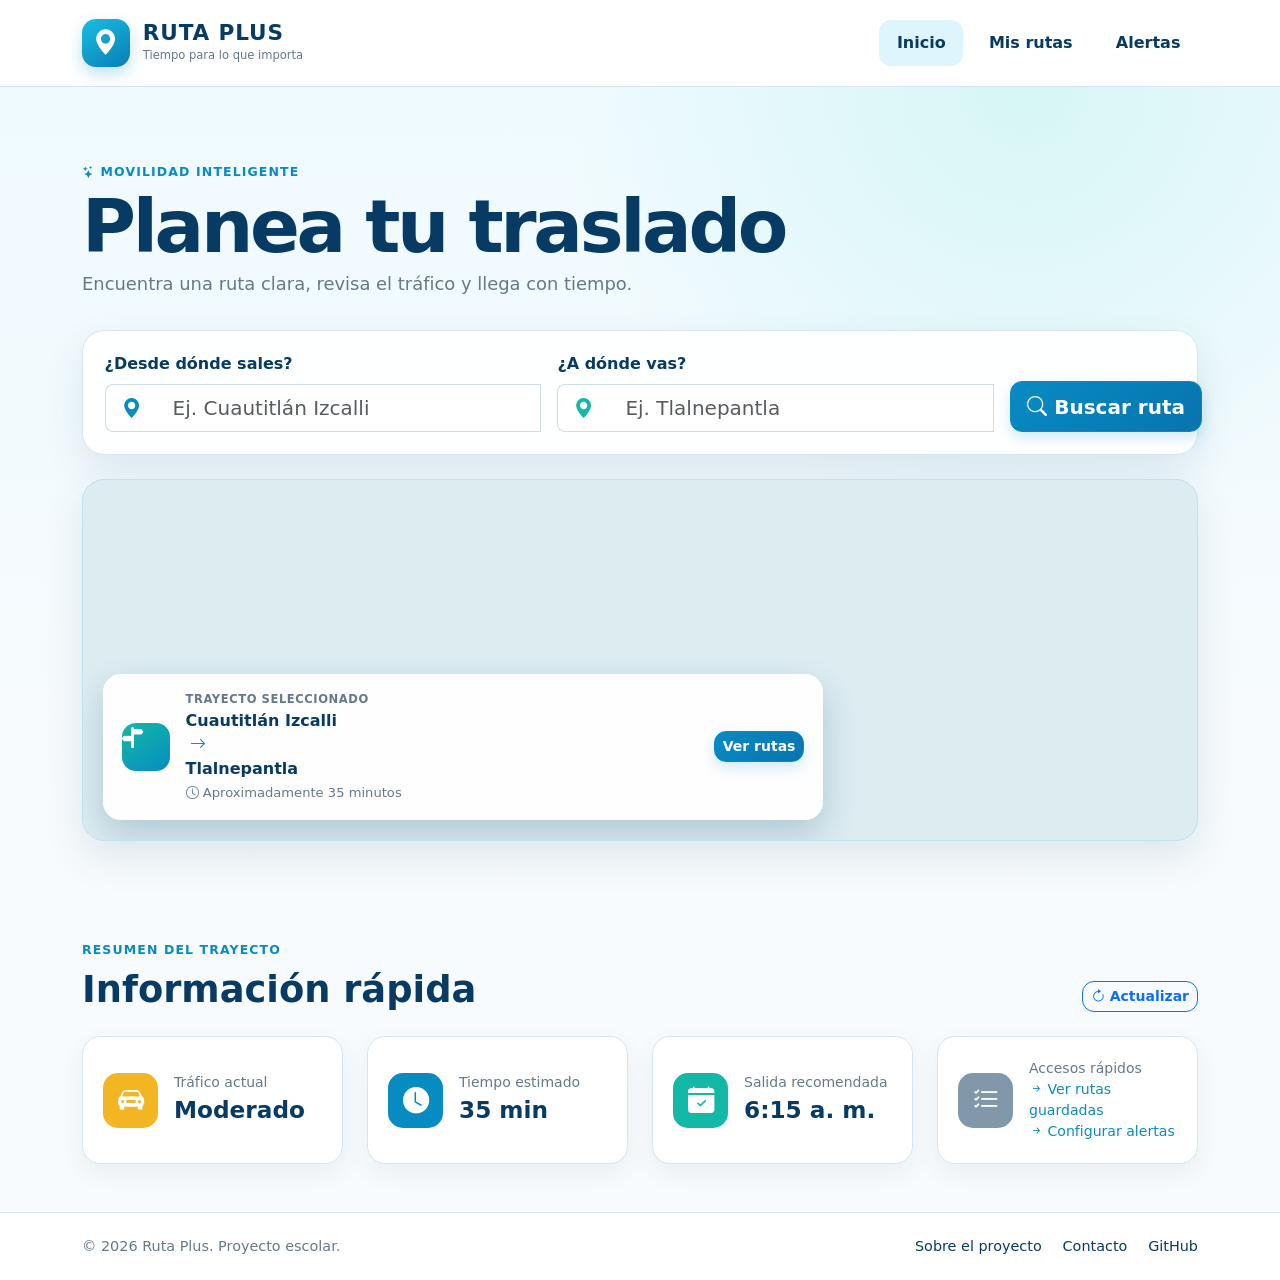
<file: index.html>
<!doctype html>
<html lang="es">
<head>
  <meta charset="utf-8">
  <meta name="viewport" content="width=device-width, initial-scale=1">
  <meta name="description" content="Ruta Plus te ayuda a planear traslados y consultar alertas viales.">
  <title>Inicio | Ruta Plus</title>
  <link href="https://cdn.jsdelivr.net/npm/bootstrap@5.3.3/dist/css/bootstrap.min.css" rel="stylesheet">
  <link href="https://cdn.jsdelivr.net/npm/bootstrap-icons@1.11.3/font/bootstrap-icons.min.css" rel="stylesheet">
  <link href="styles.css" rel="stylesheet">
</head>
<body>
  <header class="site-header sticky-top">
    <nav class="navbar navbar-expand-lg" aria-label="Navegación principal">
      <div class="container">
        <a class="navbar-brand brand" href="index.html">
          <span class="brand-icon"><i class="bi bi-geo-alt-fill"></i></span>
          <span><strong>RUTA PLUS</strong><small>Tiempo para lo que importa</small></span>
        </a>
        <button class="navbar-toggler" type="button" data-bs-toggle="collapse" data-bs-target="#mainNav" aria-controls="mainNav" aria-expanded="false" aria-label="Abrir menú">
          <span class="navbar-toggler-icon"></span>
        </button>
        <div class="collapse navbar-collapse" id="mainNav">
          <div class="navbar-nav ms-auto gap-lg-2">
            <a class="nav-link active" aria-current="page" href="index.html">Inicio</a>
            <a class="nav-link" href="rutas.html">Mis rutas</a>
            <a class="nav-link" href="alertas.html">Alertas <span id="alertBadge" class="badge rounded-pill text-bg-danger d-none">0</span></a>
          </div>
        </div>
      </div>
    </nav>
  </header>

  <main>
    <section class="hero-section">
      <div class="container">
        <div class="hero-copy">
          <span class="eyebrow"><i class="bi bi-stars"></i> Movilidad inteligente</span>
          <h1>Planea tu traslado</h1>
          <p>Encuentra una ruta clara, revisa el tráfico y llega con tiempo.</p>
        </div>

        <form id="routeForm" class="route-search-card" novalidate>
          <div class="row g-3 align-items-end">
            <div class="col-lg-5">
              <label for="origin" class="form-label">¿Desde dónde sales?</label>
              <div class="input-group input-group-lg">
                <span class="input-group-text"><i class="bi bi-geo-alt-fill"></i></span>
                <input id="origin" class="form-control" type="text" placeholder="Ej. Cuautitlán Izcalli" required>
                <div class="invalid-feedback">Escribe tu punto de salida.</div>
              </div>
            </div>
            <div class="col-lg-5">
              <label for="destination" class="form-label">¿A dónde vas?</label>
              <div class="input-group input-group-lg">
                <span class="input-group-text marker-destination"><i class="bi bi-geo-alt-fill"></i></span>
                <input id="destination" class="form-control" type="text" placeholder="Ej. Tlalnepantla" required>
                <div class="invalid-feedback">Escribe tu destino.</div>
              </div>
            </div>
            <div class="col-lg-2 d-grid">
              <button class="btn btn-primary btn-lg search-button" type="submit">
                <i class="bi bi-search"></i> Buscar ruta
              </button>
            </div>
          </div>
        </form>

        <div class="map-card mt-4">
          <iframe
            class="map-frame"
            title="Mapa de la zona entre Cuautitlán Izcalli y Tlalnepantla"
            src="https://www.openstreetmap.org/export/embed.html?bbox=-99.285%2C19.500%2C-99.080%2C19.700&amp;layer=mapnik"
            loading="lazy">
          </iframe>
          <div class="map-route-info">
            <span class="map-route-icon"><i class="bi bi-signpost-split-fill"></i></span>
            <div class="flex-grow-1">
              <small>Trayecto seleccionado</small>
              <strong><span id="mapOrigin">Cuautitlán Izcalli</span> <i class="bi bi-arrow-right"></i> <span id="mapDestination">Tlalnepantla</span></strong>
              <span><i class="bi bi-clock"></i> Aproximadamente 35 minutos</span>
            </div>
            <a class="btn btn-sm btn-primary" href="rutas.html">Ver rutas</a>
          </div>
        </div>
      </div>
    </section>

    <section class="quick-section py-5">
      <div class="container">
        <div class="d-flex justify-content-between align-items-end mb-4">
          <div>
            <span class="eyebrow">Resumen del trayecto</span>
            <h2 class="section-title mb-0">Información rápida</h2>
          </div>
          <button id="refreshInfo" class="btn btn-outline-primary btn-sm" type="button"><i class="bi bi-arrow-clockwise"></i> Actualizar</button>
        </div>
        <div class="row g-4">
          <div class="col-md-6 col-xl-3">
            <article class="info-card traffic-card h-100">
              <span class="info-icon"><i class="bi bi-car-front-fill"></i></span>
              <div><small>Tráfico actual</small><strong id="trafficValue">Moderado</strong></div>
            </article>
          </div>
          <div class="col-md-6 col-xl-3">
            <article class="info-card time-card h-100">
              <span class="info-icon"><i class="bi bi-clock-fill"></i></span>
              <div><small>Tiempo estimado</small><strong id="timeValue">35 min</strong></div>
            </article>
          </div>
          <div class="col-md-6 col-xl-3">
            <article class="info-card departure-card h-100">
              <span class="info-icon"><i class="bi bi-calendar-check-fill"></i></span>
              <div><small>Salida recomendada</small><strong id="departureValue">6:15 a. m.</strong></div>
            </article>
          </div>
          <div class="col-md-6 col-xl-3">
            <article class="info-card access-card h-100">
              <span class="info-icon"><i class="bi bi-list-check"></i></span>
              <div>
                <small>Accesos rápidos</small>
                <a href="rutas.html"><i class="bi bi-arrow-right-short"></i> Ver rutas guardadas</a>
                <a href="alertas.html"><i class="bi bi-arrow-right-short"></i> Configurar alertas</a>
              </div>
            </article>
          </div>
        </div>
      </div>
    </section>
  </main>

  <footer class="site-footer">
    <div class="container d-flex flex-column flex-md-row justify-content-between gap-3">
      <span>© 2026 Ruta Plus. Proyecto escolar.</span>
      <div class="footer-links"><a href="#">Sobre el proyecto</a><a href="#">Contacto</a><a href="#">GitHub</a></div>
    </div>
  </footer>

  <div class="toast-container position-fixed bottom-0 end-0 p-3">
    <div id="appToast" class="toast" role="status" aria-live="polite" aria-atomic="true">
      <div class="toast-header"><i class="bi bi-geo-alt-fill text-primary me-2"></i><strong class="me-auto">Ruta Plus</strong><button type="button" class="btn-close" data-bs-dismiss="toast" aria-label="Cerrar"></button></div>
      <div id="toastMessage" class="toast-body"></div>
    </div>
  </div>

  <script src="https://cdn.jsdelivr.net/npm/bootstrap@5.3.3/dist/js/bootstrap.bundle.min.js"></script>
  <script src="index.js"></script>
</body>
</html>
</file>
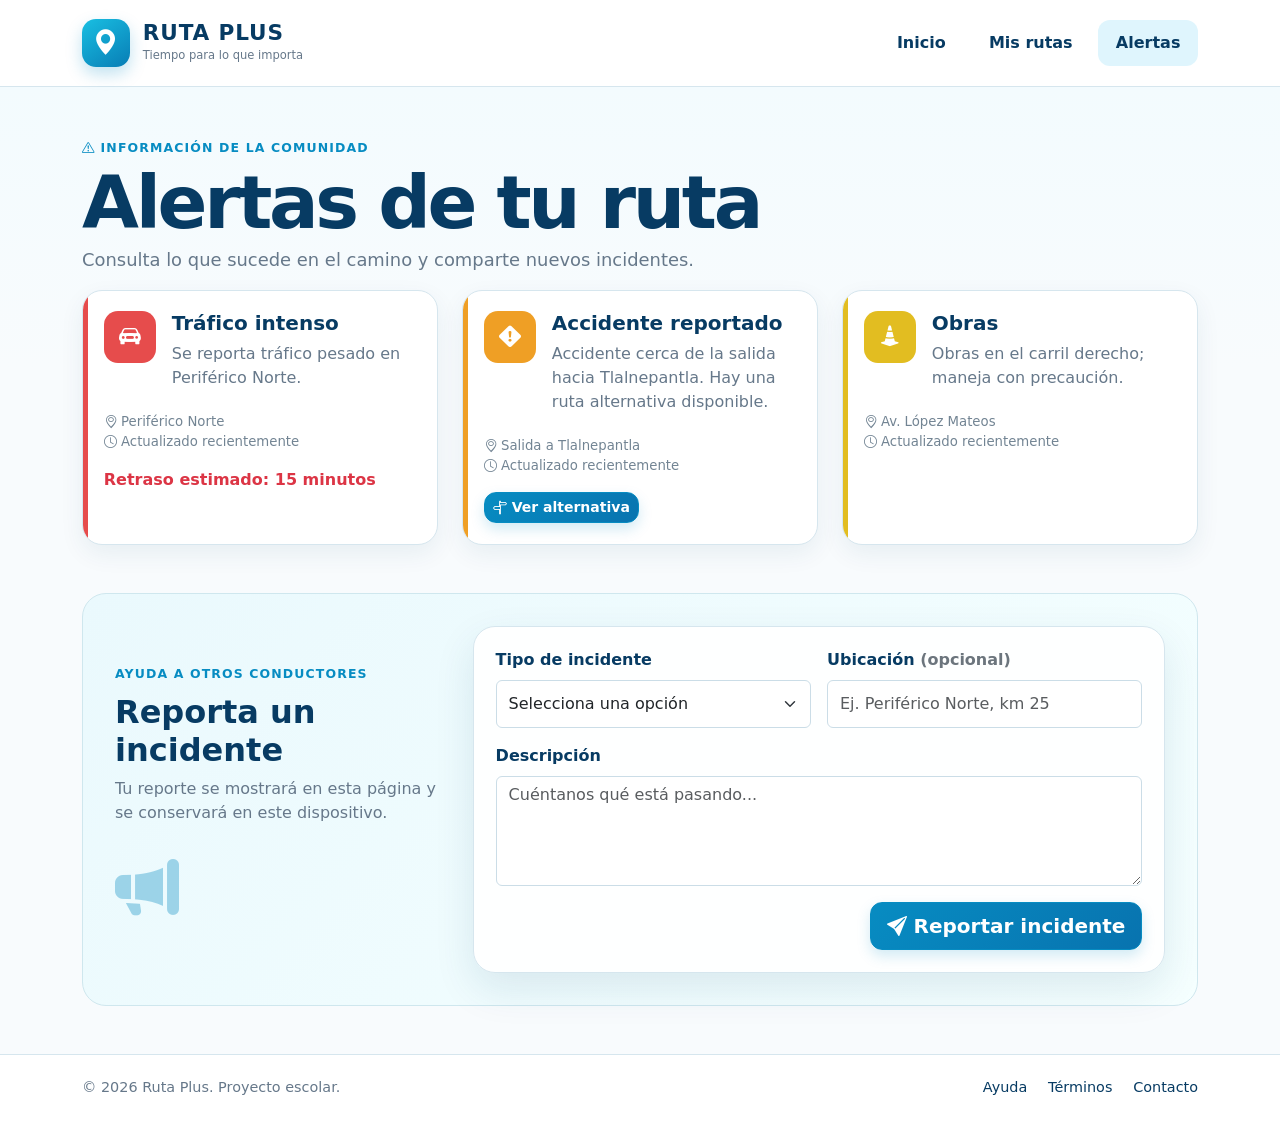
<file: alertas.html>
<!doctype html>
<html lang="es">
<head>
  <meta charset="utf-8">
  <meta name="viewport" content="width=device-width, initial-scale=1">
  <meta name="description" content="Consulta y reporta incidentes viales en Ruta Plus.">
  <title>Alertas | Ruta Plus</title>
  <link href="https://cdn.jsdelivr.net/npm/bootstrap@5.3.3/dist/css/bootstrap.min.css" rel="stylesheet">
  <link href="https://cdn.jsdelivr.net/npm/bootstrap-icons@1.11.3/font/bootstrap-icons.min.css" rel="stylesheet">
  <link href="styles.css" rel="stylesheet">
</head>
<body>
  <header class="site-header sticky-top">
    <nav class="navbar navbar-expand-lg" aria-label="Navegación principal"><div class="container"><a class="navbar-brand brand" href="index.html"><span class="brand-icon"><i class="bi bi-geo-alt-fill"></i></span><span><strong>RUTA PLUS</strong><small>Tiempo para lo que importa</small></span></a><button class="navbar-toggler" type="button" data-bs-toggle="collapse" data-bs-target="#mainNav" aria-controls="mainNav" aria-expanded="false" aria-label="Abrir menú"><span class="navbar-toggler-icon"></span></button><div class="collapse navbar-collapse" id="mainNav"><div class="navbar-nav ms-auto gap-lg-2"><a class="nav-link" href="index.html">Inicio</a><a class="nav-link" href="rutas.html">Mis rutas</a><a class="nav-link active" aria-current="page" href="alertas.html">Alertas</a></div></div></div></nav>
  </header>

  <main class="alerts-page py-5">
    <div class="container">
      <span class="eyebrow"><i class="bi bi-exclamation-triangle"></i> Información de la comunidad</span>
      <h1>Alertas de tu ruta</h1>
      <p class="page-intro">Consulta lo que sucede en el camino y comparte nuevos incidentes.</p>
      <div id="alertsList" class="row g-4 mb-5" aria-live="polite"></div>

      <section class="report-section">
        <div class="row g-4 align-items-center">
          <div class="col-lg-4"><span class="eyebrow">Ayuda a otros conductores</span><h2>Reporta un incidente</h2><p>Tu reporte se mostrará en esta página y se conservará en este dispositivo.</p><div class="report-illustration"><i class="bi bi-megaphone-fill"></i></div></div>
          <div class="col-lg-8">
            <form id="incidentForm" class="report-form" novalidate>
              <div class="row g-3">
                <div class="col-md-6"><label for="incidentType" class="form-label">Tipo de incidente</label><select id="incidentType" class="form-select" required><option value="" selected disabled>Selecciona una opción</option><option value="Tráfico intenso">Tráfico intenso</option><option value="Accidente reportado">Accidente</option><option value="Obras">Obras</option><option value="Cierre vial">Cierre vial</option><option value="Otro incidente">Otro</option></select><div class="invalid-feedback">Selecciona un tipo de incidente.</div></div>
                <div class="col-md-6"><label for="incidentLocation" class="form-label">Ubicación <span class="text-secondary">(opcional)</span></label><input id="incidentLocation" class="form-control" type="text" placeholder="Ej. Periférico Norte, km 25"></div>
                <div class="col-12"><label for="incidentDescription" class="form-label">Descripción</label><textarea id="incidentDescription" class="form-control" rows="4" placeholder="Cuéntanos qué está pasando..." required minlength="8"></textarea><div class="invalid-feedback">Escribe una descripción de al menos 8 caracteres.</div></div>
                <div class="col-12 d-grid d-sm-flex justify-content-sm-end"><button class="btn btn-primary btn-lg" type="submit"><i class="bi bi-send-fill"></i> Reportar incidente</button></div>
              </div>
            </form>
          </div>
        </div>
      </section>
    </div>
  </main>

  <footer class="site-footer"><div class="container d-flex flex-column flex-md-row justify-content-between gap-3"><span>© 2026 Ruta Plus. Proyecto escolar.</span><div class="footer-links"><a href="#">Ayuda</a><a href="#">Términos</a><a href="#">Contacto</a></div></div></footer>
  <div class="toast-container position-fixed bottom-0 end-0 p-3"><div id="appToast" class="toast" role="status" aria-live="polite"><div class="toast-header"><i class="bi bi-megaphone-fill text-primary me-2"></i><strong class="me-auto">Ruta Plus</strong><button type="button" class="btn-close" data-bs-dismiss="toast" aria-label="Cerrar"></button></div><div id="toastMessage" class="toast-body"></div></div></div>
  <script src="https://cdn.jsdelivr.net/npm/bootstrap@5.3.3/dist/js/bootstrap.bundle.min.js"></script>
  <script src="alertas.js"></script>
</body>
</html>
</file>
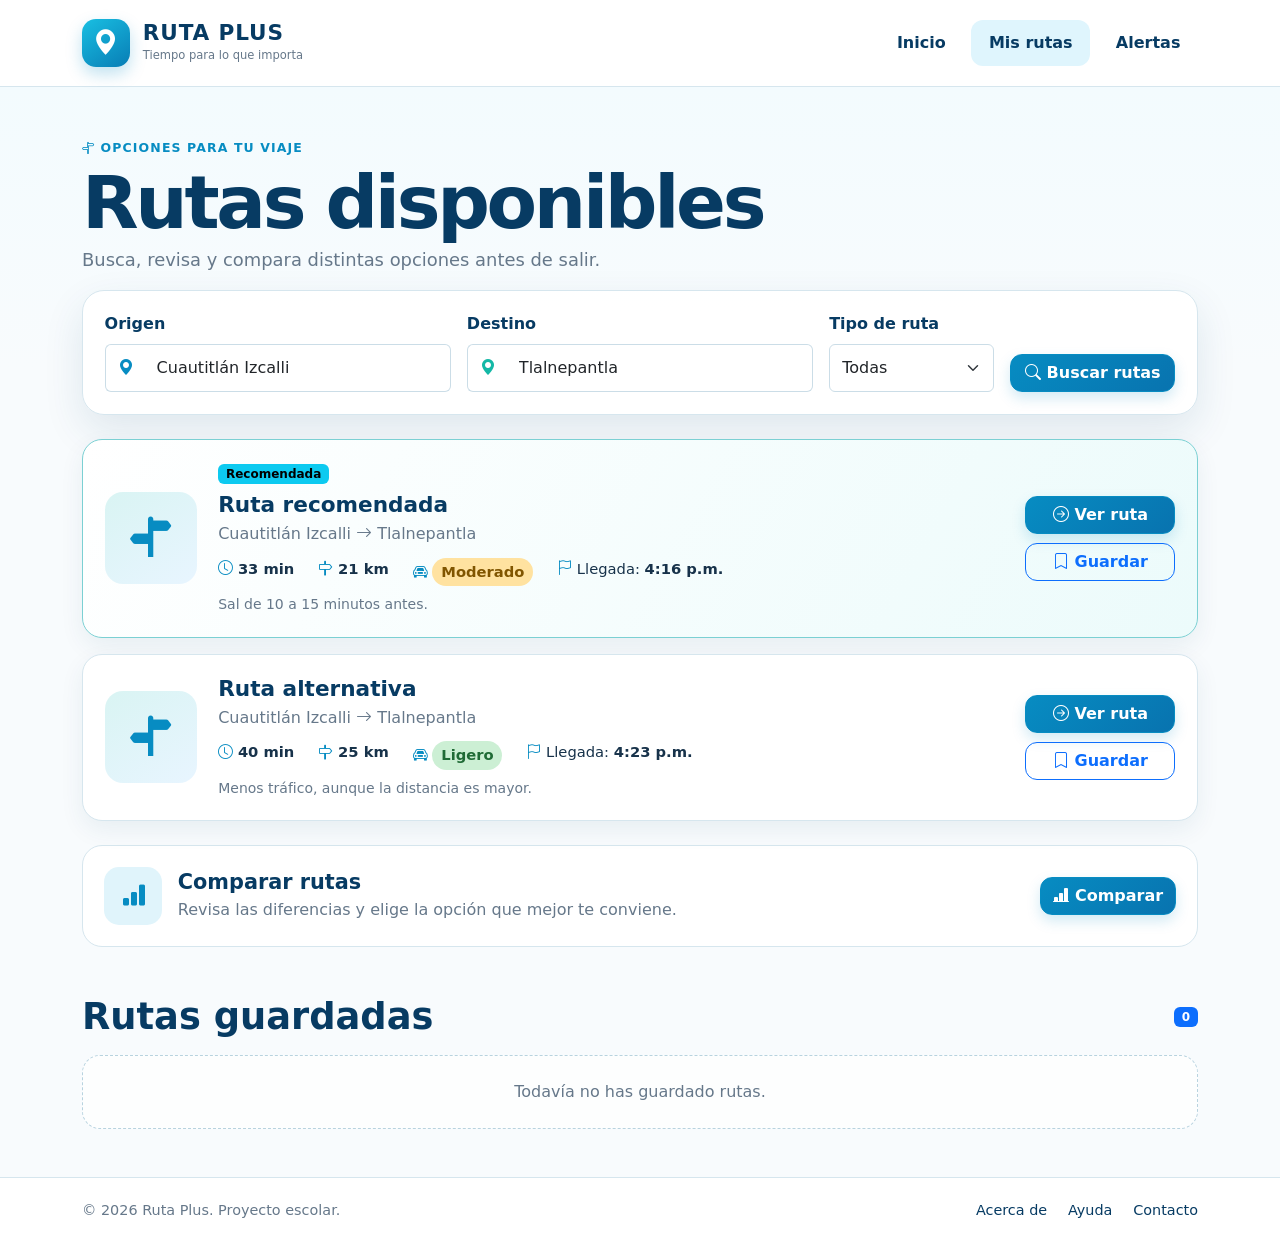
<file: rutas.html>
<!doctype html>
<html lang="es">
<head>
  <meta charset="utf-8">
  <meta name="viewport" content="width=device-width, initial-scale=1">
  <meta name="description" content="Consulta y compara rutas en Ruta Plus.">
  <title>Mis rutas | Ruta Plus</title>
  <link href="https://cdn.jsdelivr.net/npm/bootstrap@5.3.3/dist/css/bootstrap.min.css" rel="stylesheet">
  <link href="https://cdn.jsdelivr.net/npm/bootstrap-icons@1.11.3/font/bootstrap-icons.min.css" rel="stylesheet">
  <link href="styles.css" rel="stylesheet">
</head>
<body>
  <header class="site-header sticky-top">
    <nav class="navbar navbar-expand-lg" aria-label="Navegación principal">
      <div class="container">
        <a class="navbar-brand brand" href="index.html"><span class="brand-icon"><i class="bi bi-geo-alt-fill"></i></span><span><strong>RUTA PLUS</strong><small>Tiempo para lo que importa</small></span></a>
        <button class="navbar-toggler" type="button" data-bs-toggle="collapse" data-bs-target="#mainNav" aria-controls="mainNav" aria-expanded="false" aria-label="Abrir menú"><span class="navbar-toggler-icon"></span></button>
        <div class="collapse navbar-collapse" id="mainNav"><div class="navbar-nav ms-auto gap-lg-2"><a class="nav-link" href="index.html">Inicio</a><a class="nav-link active" aria-current="page" href="rutas.html">Mis rutas</a><a class="nav-link" href="alertas.html">Alertas</a></div></div>
      </div>
    </nav>
  </header>

  <main class="routes-page py-5">
    <div class="container">
      <span class="eyebrow"><i class="bi bi-signpost-split"></i> Opciones para tu viaje</span>
      <h1>Rutas disponibles</h1>
      <p class="page-intro">Busca, revisa y compara distintas opciones antes de salir.</p>

      <form id="routesSearchForm" class="filter-card mb-4" novalidate>
        <div class="row g-3 align-items-end">
          <div class="col-lg-4"><label for="routeOrigin" class="form-label">Origen</label><div class="input-group"><span class="input-group-text"><i class="bi bi-geo-alt-fill"></i></span><input id="routeOrigin" class="form-control" type="text" value="Cuautitlán Izcalli" required></div></div>
          <div class="col-lg-4"><label for="routeDestination" class="form-label">Destino</label><div class="input-group"><span class="input-group-text marker-destination"><i class="bi bi-geo-alt-fill"></i></span><input id="routeDestination" class="form-control" type="text" value="Tlalnepantla" required></div></div>
          <div class="col-md-6 col-lg-2"><label for="routeType" class="form-label">Tipo de ruta</label><select id="routeType" class="form-select"><option value="all">Todas</option><option value="fast">Más rápida</option><option value="light">Menos tráfico</option></select></div>
          <div class="col-md-6 col-lg-2 d-grid"><button class="btn btn-primary" type="submit"><i class="bi bi-search"></i> Buscar rutas</button></div>
        </div>
      </form>

      <div id="routeResults" class="d-grid gap-3" aria-live="polite"></div>

      <article class="compare-card mt-4">
        <div class="d-flex align-items-center gap-3"><span class="compare-icon"><i class="bi bi-bar-chart-fill"></i></span><div><h2>Comparar rutas</h2><p>Revisa las diferencias y elige la opción que mejor te conviene.</p></div></div>
        <button id="compareButton" class="btn btn-primary" type="button" data-bs-toggle="modal" data-bs-target="#compareModal"><i class="bi bi-bar-chart-line-fill"></i> Comparar</button>
      </article>

      <section class="saved-section mt-5">
        <div class="d-flex justify-content-between align-items-center mb-3"><h2 class="section-title mb-0">Rutas guardadas</h2><span id="savedCount" class="badge text-bg-primary">0</span></div>
        <div id="savedRoutes" class="row g-3"></div>
      </section>
    </div>
  </main>

  <div class="modal fade" id="compareModal" tabindex="-1" aria-labelledby="compareTitle" aria-hidden="true">
    <div class="modal-dialog modal-lg modal-dialog-centered"><div class="modal-content"><div class="modal-header"><h2 class="modal-title fs-4" id="compareTitle">Comparación de rutas</h2><button type="button" class="btn-close" data-bs-dismiss="modal" aria-label="Cerrar"></button></div><div id="comparisonContent" class="modal-body"></div><div class="modal-footer"><button type="button" class="btn btn-outline-secondary" data-bs-dismiss="modal">Cerrar</button></div></div></div>
  </div>

  <footer class="site-footer"><div class="container d-flex flex-column flex-md-row justify-content-between gap-3"><span>© 2026 Ruta Plus. Proyecto escolar.</span><div class="footer-links"><a href="#">Acerca de</a><a href="#">Ayuda</a><a href="#">Contacto</a></div></div></footer>
  <div class="toast-container position-fixed bottom-0 end-0 p-3"><div id="appToast" class="toast" role="status" aria-live="polite"><div class="toast-header"><i class="bi bi-check-circle-fill text-success me-2"></i><strong class="me-auto">Ruta Plus</strong><button type="button" class="btn-close" data-bs-dismiss="toast" aria-label="Cerrar"></button></div><div id="toastMessage" class="toast-body"></div></div></div>
  <script src="https://cdn.jsdelivr.net/npm/bootstrap@5.3.3/dist/js/bootstrap.bundle.min.js"></script>
  <script src="rutas.js"></script>
</body>
</html>
</file>
<file: styles.css>
:root {
  --navy: #073b63;
  --blue: #078cc2;
  --cyan: #14b8a6;
  --pale: #eef9fd;
  --ink: #17324a;
  --muted: #66788a;
  --border: #d6e6ee;
  --shadow: 0 16px 40px rgba(20, 74, 105, .11);
}

* { box-sizing: border-box; }
body { min-height: 100vh; display: flex; flex-direction: column; color: var(--ink); background: #f8fbfd; font-family: Inter, system-ui, -apple-system, "Segoe UI", sans-serif; }
main { flex: 1; }
a { color: inherit; }
.site-header { background: rgba(255,255,255,.96); border-bottom: 1px solid var(--border); backdrop-filter: blur(10px); }
.navbar { min-height: 86px; }
.brand { display: flex; align-items: center; gap: .8rem; color: var(--navy); }
.brand:hover { color: var(--navy); }
.brand-icon { display: grid; place-items: center; width: 48px; height: 48px; border-radius: 14px; color: white; font-size: 1.6rem; background: linear-gradient(145deg, #19bfe2, #087db5); box-shadow: 0 7px 16px rgba(7,140,194,.25); }
.brand strong { display: block; font-size: 1.35rem; letter-spacing: .04em; line-height: 1; }
.brand small { display: block; margin-top: .22rem; color: var(--muted); font-size: .72rem; }
.nav-link { padding: .7rem 1.1rem !important; border-radius: 12px; color: var(--navy); font-weight: 700; }
.nav-link:hover, .nav-link.active { color: var(--navy) !important; background: #dff5fd; }
.navbar-toggler { border: 0; box-shadow: none !important; }

.hero-section { padding: 4.5rem 0 3rem; background: radial-gradient(circle at 80% 0%, #d7f6f6 0, transparent 35%), linear-gradient(180deg, #effaff, #f8fbfd); }
.hero-copy { max-width: 720px; margin-bottom: 2rem; }
.eyebrow { display: inline-block; margin-bottom: .55rem; color: var(--blue); font-size: .78rem; font-weight: 800; letter-spacing: .09em; text-transform: uppercase; }
h1 { color: var(--navy); font-size: clamp(2.4rem, 6vw, 4.6rem); font-weight: 800; letter-spacing: -.045em; line-height: .98; }
.hero-copy p, .page-intro { color: var(--muted); font-size: 1.12rem; }
.route-search-card, .filter-card, .report-form { padding: 1.35rem; border: 1px solid var(--border); border-radius: 22px; background: rgba(255,255,255,.95); box-shadow: var(--shadow); }
.form-label { color: var(--navy); font-weight: 700; }
.form-control, .form-select, .input-group-text { min-height: 48px; border-color: #cbdde7; }
.form-control:focus, .form-select:focus { border-color: var(--blue); box-shadow: 0 0 0 .22rem rgba(7,140,194,.12); }
.input-group-text { color: var(--blue); background: white; border-right: 0; }
.input-group .form-control { border-left: 0; }
.marker-destination { color: var(--cyan); }
.btn { border-radius: 12px; font-weight: 700; }
.btn-primary { border-color: var(--blue); background: linear-gradient(135deg, var(--blue), #0873af); box-shadow: 0 6px 14px rgba(7,140,194,.18); }
.btn-primary:hover { border-color: #0675a2; background: #0675a2; transform: translateY(-1px); }
.search-button { min-height: 51px; white-space: nowrap; }

.map-card { position: relative; min-height: 360px; overflow: hidden; border: 1px solid #bee2ee; border-radius: 22px; background: #dcecf1; box-shadow: var(--shadow); }
.map-frame { display: block; width: 100%; height: 360px; border: 0; filter: saturate(.82) contrast(.95); }
.map-route-info { position: absolute; z-index: 2; left: 1.25rem; right: 1.25rem; bottom: 1.25rem; display: flex; align-items: center; gap: 1rem; max-width: 720px; padding: 1rem 1.1rem; border: 1px solid rgba(255,255,255,.9); border-radius: 18px; background: rgba(255,255,255,.95); box-shadow: 0 14px 35px rgba(7,59,99,.2); backdrop-filter: blur(10px); }
.map-route-icon { flex: 0 0 auto; display: grid; place-items: center; width: 48px; height: 48px; border-radius: 14px; color: white; background: linear-gradient(145deg, var(--cyan), var(--blue)); font-size: 1.35rem; }
.map-route-info small, .map-route-info strong, .map-route-info span { display: block; }
.map-route-info small { color: var(--muted); font-size: .72rem; font-weight: 700; text-transform: uppercase; letter-spacing: .05em; }
.map-route-info strong { margin: .1rem 0; color: var(--navy); font-size: 1rem; }
.map-route-info strong i { margin: 0 .25rem; color: var(--blue); }
.map-route-info div > span { color: var(--muted); font-size: .82rem; }

.section-title { color: var(--navy); font-size: clamp(1.7rem, 3vw, 2.3rem); font-weight: 800; }
.info-card { display: flex; align-items: center; gap: 1rem; min-height: 128px; padding: 1.25rem; border: 1px solid var(--border); border-radius: 18px; background: white; box-shadow: 0 9px 25px rgba(20,74,105,.07); transition: transform .2s ease, box-shadow .2s ease; }
.info-card:hover { transform: translateY(-3px); box-shadow: var(--shadow); }
.info-icon { flex: 0 0 auto; display: grid; place-items: center; width: 55px; height: 55px; border-radius: 15px; color: white; font-size: 1.65rem; }
.info-card small, .info-card strong { display: block; }.info-card small { color: var(--muted); }.info-card strong { color: var(--navy); font-size: 1.45rem; }
.traffic-card .info-icon { background: #f3b521; }.time-card .info-icon { background: var(--blue); }.departure-card .info-icon { background: var(--cyan); }.access-card .info-icon { background: #8098aa; }
.access-card a { display: block; color: var(--blue); font-size: .88rem; text-decoration: none; }.access-card a:hover { text-decoration: underline; }

.routes-page, .alerts-page { background: linear-gradient(180deg, #f3fbfe 0, #f8fbfd 280px); }
.routes-page h1, .alerts-page h1 { max-width: 850px; }
.route-card { display: grid; grid-template-columns: auto 1fr auto; gap: 1.35rem; align-items: center; padding: 1.35rem; border: 1px solid var(--border); border-radius: 20px; background: white; box-shadow: 0 9px 25px rgba(20,74,105,.07); }
.route-card.recommended { border-color: #7bd0d3; background: linear-gradient(120deg, white, #ecfbfb); }
.route-visual { display: grid; place-items: center; width: 92px; height: 92px; border-radius: 18px; color: var(--blue); font-size: 2.6rem; background: linear-gradient(145deg, #d9f4f3, #e8f5ff); }
.route-card h2 { margin: 0; color: var(--navy); font-size: 1.35rem; font-weight: 800; }
.route-card p { margin: .25rem 0; color: var(--muted); }
.route-metrics { display: flex; flex-wrap: wrap; gap: .6rem 1.5rem; margin-top: .7rem; }
.metric { color: var(--ink); font-size: .92rem; }.metric i { color: var(--blue); }.traffic-pill { display: inline-block; padding: .2rem .55rem; border-radius: 999px; font-weight: 700; }.traffic-moderate { background: #ffe2a0; color: #805500; }.traffic-light { background: #ccefd4; color: #206b36; }
.route-actions { display: grid; gap: .55rem; min-width: 150px; }
.compare-card { display: flex; align-items: center; justify-content: space-between; gap: 1rem; padding: 1.3rem; border: 1px solid var(--border); border-radius: 20px; background: white; }
.compare-card h2 { margin: 0; color: var(--navy); font-size: 1.3rem; font-weight: 800; }.compare-card p { margin: .2rem 0 0; color: var(--muted); }.compare-icon { display: grid; place-items: center; width: 58px; height: 58px; border-radius: 15px; color: var(--blue); background: #e0f4fb; font-size: 1.5rem; }
.saved-route-card { padding: 1rem; border: 1px solid var(--border); border-radius: 16px; background: white; }
.empty-state { padding: 2.5rem; border: 1px dashed #b8d3df; border-radius: 18px; color: var(--muted); background: rgba(255,255,255,.65); text-align: center; }

.alert-card { position: relative; height: 100%; padding: 1.3rem; overflow: hidden; border: 1px solid var(--border); border-radius: 20px; background: white; box-shadow: 0 9px 25px rgba(20,74,105,.07); }
.alert-card::before { content: ""; position: absolute; inset: 0 auto 0 0; width: 5px; background: var(--alert-color, var(--blue)); }
.alert-top { display: flex; align-items: flex-start; gap: 1rem; }
.alert-icon { flex: 0 0 auto; display: grid; place-items: center; width: 52px; height: 52px; border-radius: 14px; color: white; background: var(--alert-color, var(--blue)); font-size: 1.35rem; }
.alert-card h2 { margin: 0; color: var(--navy); font-size: 1.25rem; font-weight: 800; }.alert-card p { margin: .4rem 0; color: var(--muted); }.alert-meta { font-size: .83rem; color: #728493; }.alert-danger { --alert-color: #e64c4c; }.alert-warning { --alert-color: #ef9f25; }.alert-work { --alert-color: #e2bd21; }.alert-info { --alert-color: #158cc2; }
.report-section { padding: 2rem; border: 1px solid #cfe7ee; border-radius: 24px; background: linear-gradient(135deg, #eaf9fd, #f5ffff); }
.report-section h2 { color: var(--navy); font-size: 2rem; font-weight: 800; }.report-section p { color: var(--muted); }.report-illustration { color: var(--blue); font-size: 4rem; opacity: .35; }

.site-footer { padding: 1.4rem 0; border-top: 1px solid var(--border); color: var(--muted); background: white; font-size: .9rem; }
.footer-links { display: flex; flex-wrap: wrap; gap: 1.3rem; }.footer-links a { color: var(--navy); text-decoration: none; }.footer-links a:hover { color: var(--blue); }
.toast { border: 0; box-shadow: var(--shadow); }

@media (max-width: 991.98px) {
  .navbar-nav { padding-top: 1rem; }
  .hero-section { padding-top: 3rem; }
  .route-card { grid-template-columns: auto 1fr; }.route-actions { grid-column: 1 / -1; grid-template-columns: 1fr 1fr; }
}
@media (max-width: 575.98px) {
  .brand small { display: none; }.brand strong { font-size: 1.1rem; }.brand-icon { width: 42px; height: 42px; }
  .map-card, .map-frame { min-height: 400px; height: 400px; }
  .map-route-info { left: .75rem; right: .75rem; bottom: .75rem; align-items: flex-start; flex-wrap: wrap; }
  .map-route-info .btn { width: 100%; }
  .route-card { grid-template-columns: 1fr; }.route-visual { width: 100%; height: 80px; }.route-actions { grid-column: auto; grid-template-columns: 1fr; }
  .compare-card { align-items: stretch; flex-direction: column; }.compare-card .btn { width: 100%; }.report-section { padding: 1.2rem; }
}
</file>
